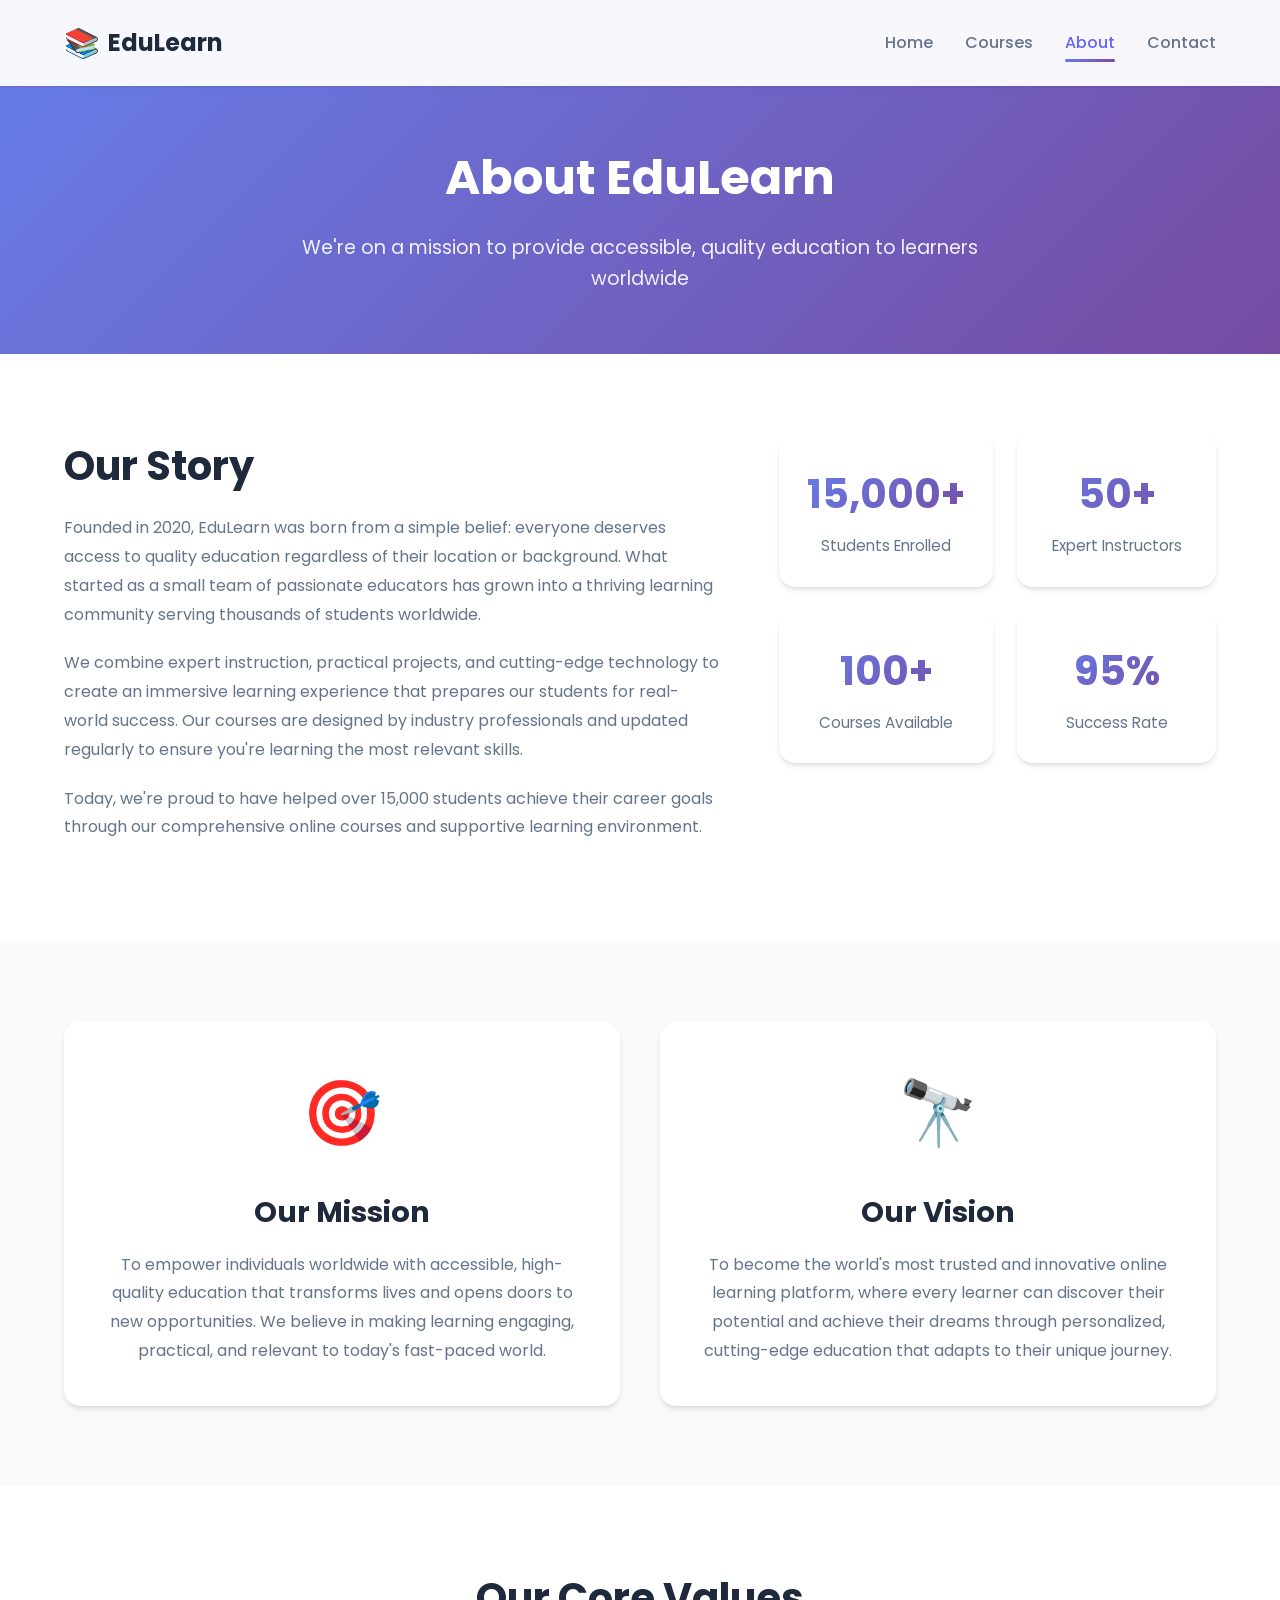
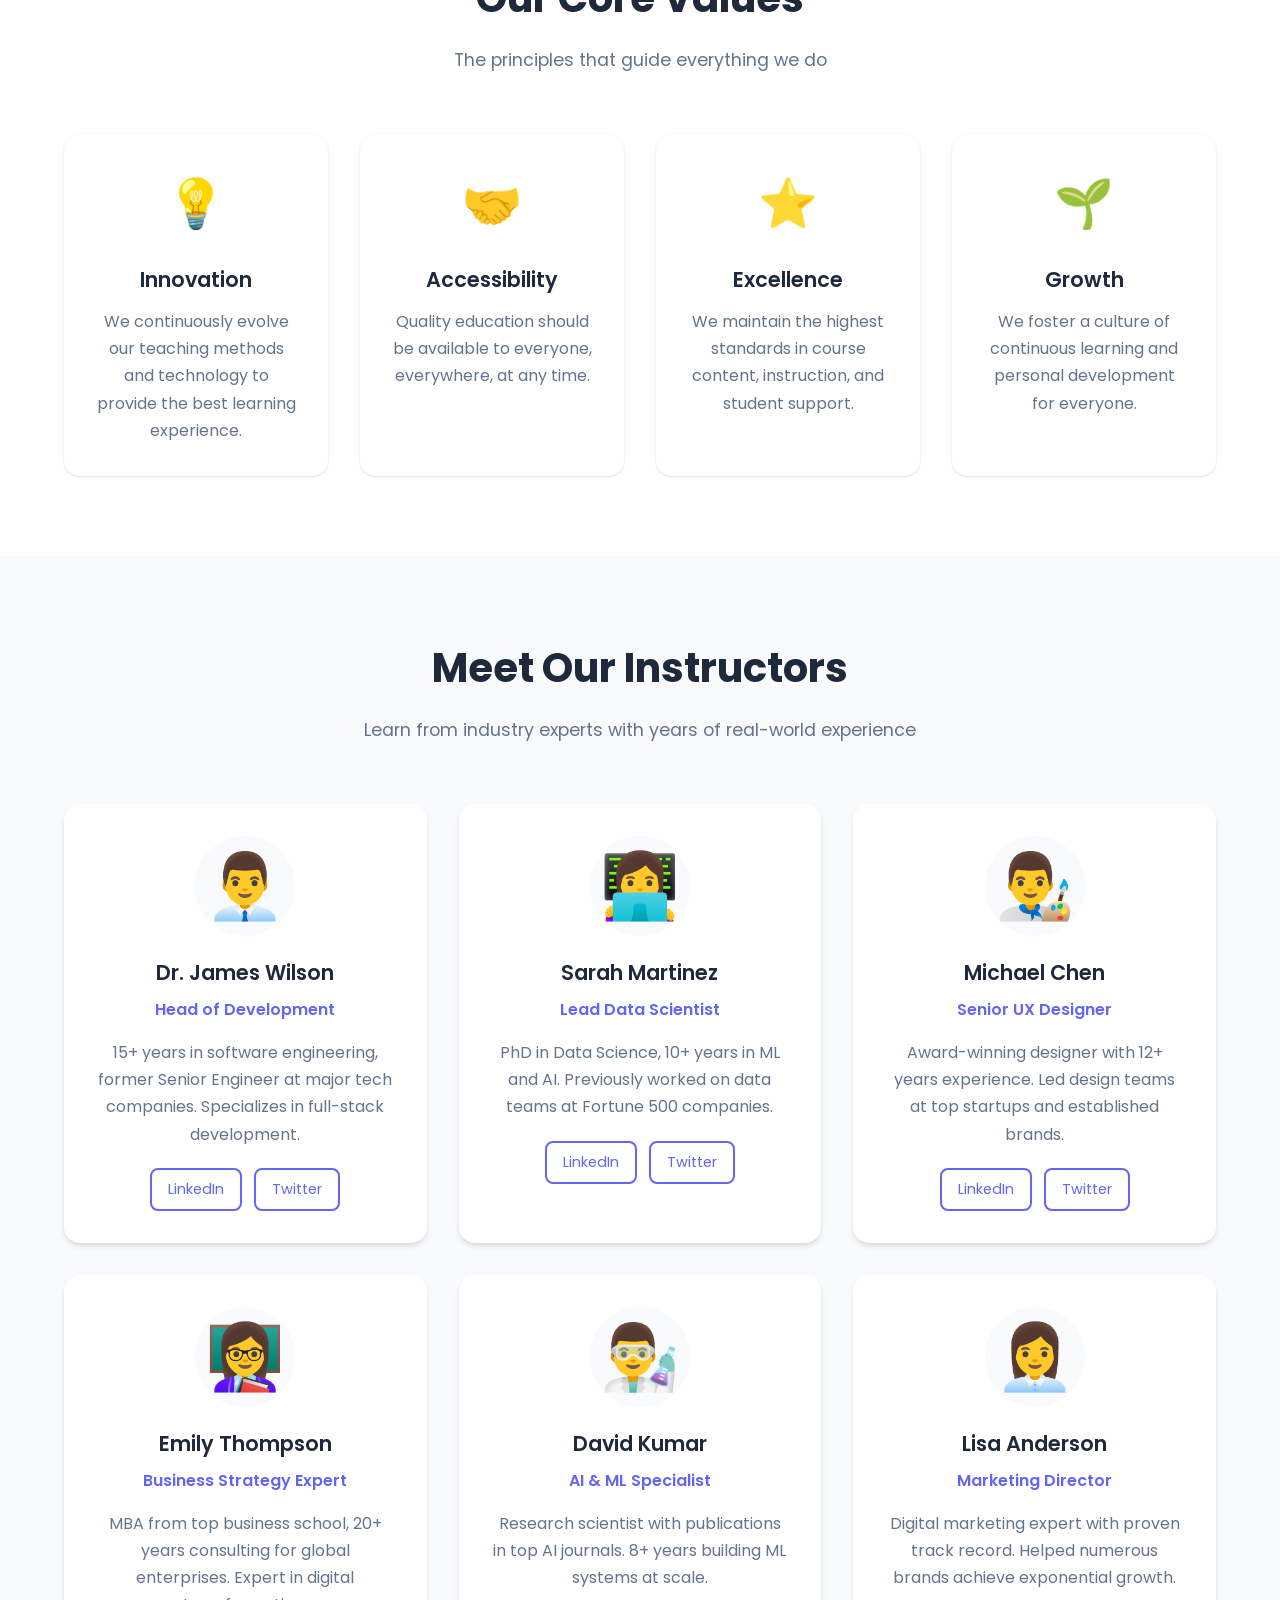
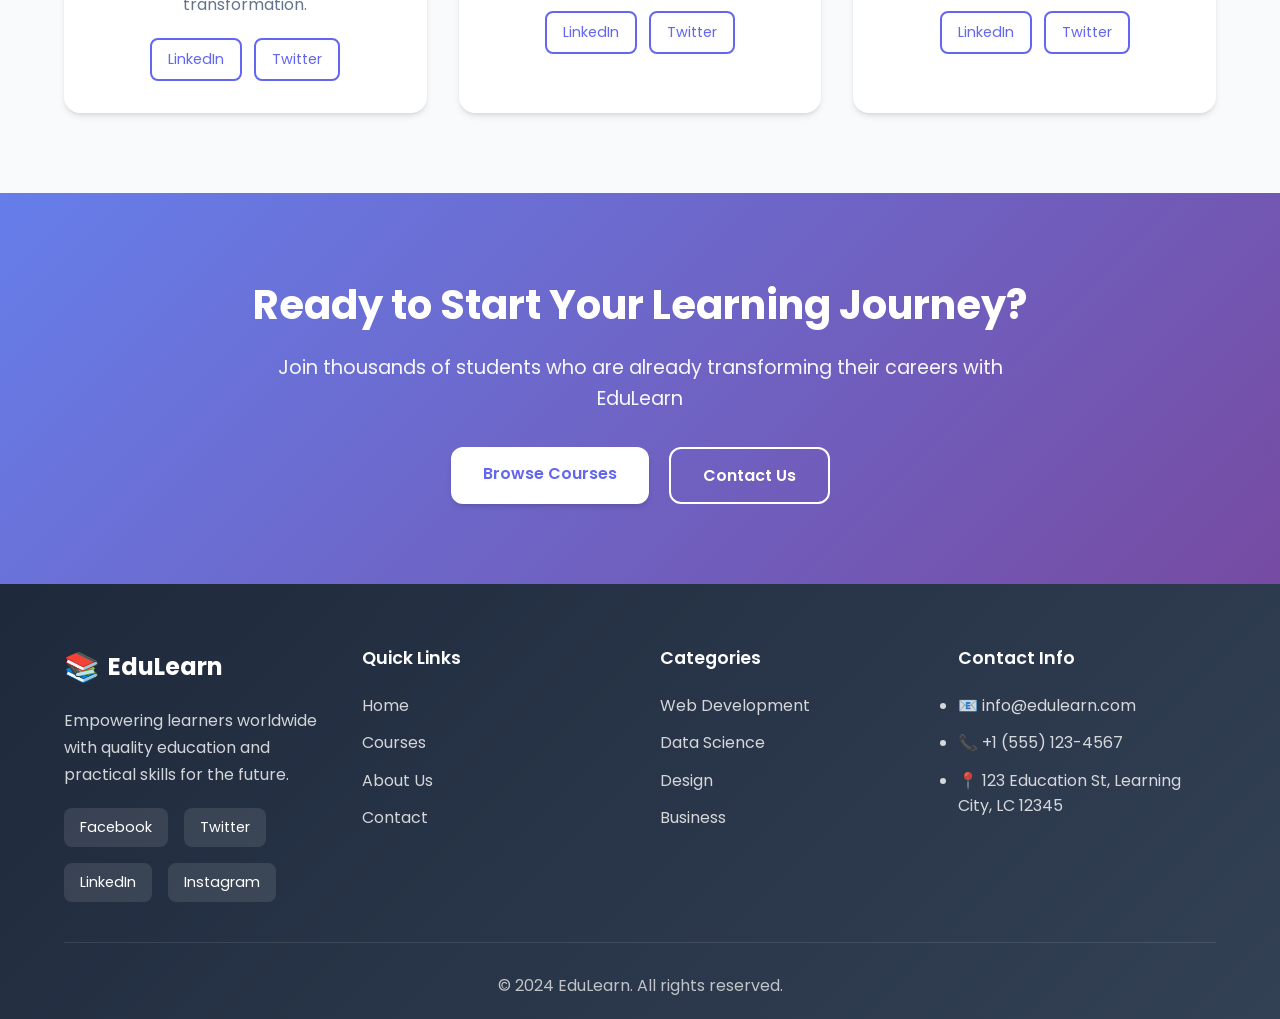
<file: about.html>
<!DOCTYPE html>
<html lang="en">
<head>
    <meta charset="UTF-8">
    <meta name="viewport" content="width=device-width, initial-scale=1.0">
    <title>About Us - EduLearn</title>
    <link rel="preconnect" href="https://fonts.googleapis.com">
    <link rel="preconnect" href="https://fonts.gstatic.com" crossorigin>
    <link href="https://fonts.googleapis.com/css2?family=Poppins:wght@300;400;500;600;700&display=swap" rel="stylesheet">
    <link rel="stylesheet" href="css/styles.css">
</head>
<body>
    <!-- Navigation -->
    <nav class="navbar" id="navbar">
        <div class="container nav-container">
            <a href="index.html" class="logo">
                <span class="logo-icon">📚</span>
                <span class="logo-text">EduLearn</span>
            </a>

            <ul class="nav-menu" id="navMenu">
                <li><a href="index.html" class="nav-link">Home</a></li>
                <li><a href="courses.html" class="nav-link">Courses</a></li>
                <li><a href="about.html" class="nav-link active">About</a></li>
                <li><a href="contact.html" class="nav-link">Contact</a></li>
            </ul>

            <div class="hamburger" id="hamburger">
                <span></span>
                <span></span>
                <span></span>
            </div>
        </div>
    </nav>

    <!-- Page Header -->
    <section class="page-header">
        <div class="container">
            <h1 class="page-title">About EduLearn</h1>
            <p class="page-subtitle">We're on a mission to provide accessible, quality education to learners worldwide</p>
        </div>
    </section>

    <!-- About Story Section -->
    <section class="about-story section">
        <div class="container">
            <div class="about-content">
                <div class="about-text">
                    <h2 class="section-title">Our Story</h2>
                    <p>Founded in 2020, EduLearn was born from a simple belief: everyone deserves access to quality education regardless of their location or background. What started as a small team of passionate educators has grown into a thriving learning community serving thousands of students worldwide.</p>
                    <p>We combine expert instruction, practical projects, and cutting-edge technology to create an immersive learning experience that prepares our students for real-world success. Our courses are designed by industry professionals and updated regularly to ensure you're learning the most relevant skills.</p>
                    <p>Today, we're proud to have helped over 15,000 students achieve their career goals through our comprehensive online courses and supportive learning environment.</p>
                </div>
                <div class="about-stats">
                    <div class="stat-card">
                        <div class="stat-number">15,000+</div>
                        <div class="stat-label">Students Enrolled</div>
                    </div>
                    <div class="stat-card">
                        <div class="stat-number">50+</div>
                        <div class="stat-label">Expert Instructors</div>
                    </div>
                    <div class="stat-card">
                        <div class="stat-number">100+</div>
                        <div class="stat-label">Courses Available</div>
                    </div>
                    <div class="stat-card">
                        <div class="stat-number">95%</div>
                        <div class="stat-label">Success Rate</div>
                    </div>
                </div>
            </div>
        </div>
    </section>

    <!-- Mission & Vision Section -->
    <section class="mission-vision section bg-light">
        <div class="container">
            <div class="mv-grid">
                <div class="mv-card">
                    <div class="mv-icon">🎯</div>
                    <h3 class="mv-title">Our Mission</h3>
                    <p class="mv-description">To empower individuals worldwide with accessible, high-quality education that transforms lives and opens doors to new opportunities. We believe in making learning engaging, practical, and relevant to today's fast-paced world.</p>
                </div>
                <div class="mv-card">
                    <div class="mv-icon">🔭</div>
                    <h3 class="mv-title">Our Vision</h3>
                    <p class="mv-description">To become the world's most trusted and innovative online learning platform, where every learner can discover their potential and achieve their dreams through personalized, cutting-edge education that adapts to their unique journey.</p>
                </div>
            </div>
        </div>
    </section>

    <!-- Values Section -->
    <section class="values-section section">
        <div class="container">
            <div class="section-header">
                <h2 class="section-title">Our Core Values</h2>
                <p class="section-subtitle">The principles that guide everything we do</p>
            </div>

            <div class="values-grid">
                <div class="value-card">
                    <div class="value-icon">💡</div>
                    <h3 class="value-title">Innovation</h3>
                    <p class="value-description">We continuously evolve our teaching methods and technology to provide the best learning experience.</p>
                </div>
                <div class="value-card">
                    <div class="value-icon">🤝</div>
                    <h3 class="value-title">Accessibility</h3>
                    <p class="value-description">Quality education should be available to everyone, everywhere, at any time.</p>
                </div>
                <div class="value-card">
                    <div class="value-icon">⭐</div>
                    <h3 class="value-title">Excellence</h3>
                    <p class="value-description">We maintain the highest standards in course content, instruction, and student support.</p>
                </div>
                <div class="value-card">
                    <div class="value-icon">🌱</div>
                    <h3 class="value-title">Growth</h3>
                    <p class="value-description">We foster a culture of continuous learning and personal development for everyone.</p>
                </div>
            </div>
        </div>
    </section>

    <!-- Team Section -->
    <section class="team-section section bg-light">
        <div class="container">
            <div class="section-header">
                <h2 class="section-title">Meet Our Instructors</h2>
                <p class="section-subtitle">Learn from industry experts with years of real-world experience</p>
            </div>

            <div class="team-grid">
                <div class="team-card">
                    <div class="team-avatar">👨‍💼</div>
                    <h3 class="team-name">Dr. James Wilson</h3>
                    <p class="team-role">Head of Development</p>
                    <p class="team-bio">15+ years in software engineering, former Senior Engineer at major tech companies. Specializes in full-stack development.</p>
                    <div class="team-social">
                        <a href="#" class="team-link">LinkedIn</a>
                        <a href="#" class="team-link">Twitter</a>
                    </div>
                </div>

                <div class="team-card">
                    <div class="team-avatar">👩‍💻</div>
                    <h3 class="team-name">Sarah Martinez</h3>
                    <p class="team-role">Lead Data Scientist</p>
                    <p class="team-bio">PhD in Data Science, 10+ years in ML and AI. Previously worked on data teams at Fortune 500 companies.</p>
                    <div class="team-social">
                        <a href="#" class="team-link">LinkedIn</a>
                        <a href="#" class="team-link">Twitter</a>
                    </div>
                </div>

                <div class="team-card">
                    <div class="team-avatar">👨‍🎨</div>
                    <h3 class="team-name">Michael Chen</h3>
                    <p class="team-role">Senior UX Designer</p>
                    <p class="team-bio">Award-winning designer with 12+ years experience. Led design teams at top startups and established brands.</p>
                    <div class="team-social">
                        <a href="#" class="team-link">LinkedIn</a>
                        <a href="#" class="team-link">Twitter</a>
                    </div>
                </div>

                <div class="team-card">
                    <div class="team-avatar">👩‍🏫</div>
                    <h3 class="team-name">Emily Thompson</h3>
                    <p class="team-role">Business Strategy Expert</p>
                    <p class="team-bio">MBA from top business school, 20+ years consulting for global enterprises. Expert in digital transformation.</p>
                    <div class="team-social">
                        <a href="#" class="team-link">LinkedIn</a>
                        <a href="#" class="team-link">Twitter</a>
                    </div>
                </div>

                <div class="team-card">
                    <div class="team-avatar">👨‍🔬</div>
                    <h3 class="team-name">David Kumar</h3>
                    <p class="team-role">AI & ML Specialist</p>
                    <p class="team-bio">Research scientist with publications in top AI journals. 8+ years building ML systems at scale.</p>
                    <div class="team-social">
                        <a href="#" class="team-link">LinkedIn</a>
                        <a href="#" class="team-link">Twitter</a>
                    </div>
                </div>

                <div class="team-card">
                    <div class="team-avatar">👩‍💼</div>
                    <h3 class="team-name">Lisa Anderson</h3>
                    <p class="team-role">Marketing Director</p>
                    <p class="team-bio">Digital marketing expert with proven track record. Helped numerous brands achieve exponential growth.</p>
                    <div class="team-social">
                        <a href="#" class="team-link">LinkedIn</a>
                        <a href="#" class="team-link">Twitter</a>
                    </div>
                </div>
            </div>
        </div>
    </section>

    <!-- CTA Section -->
    <section class="cta-section section">
        <div class="container">
            <div class="cta-content">
                <h2 class="cta-title">Ready to Start Your Learning Journey?</h2>
                <p class="cta-description">Join thousands of students who are already transforming their careers with EduLearn</p>
                <div class="cta-buttons">
                    <a href="courses.html" class="btn btn-primary">Browse Courses</a>
                    <a href="contact.html" class="btn btn-secondary">Contact Us</a>
                </div>
            </div>
        </div>
    </section>

    <!-- Footer -->
    <footer class="footer">
        <div class="container footer-container">
            <div class="footer-content">
                <div class="footer-section">
                    <h3 class="footer-logo">
                        <span class="logo-icon">📚</span>
                        <span>EduLearn</span>
                    </h3>
                    <p class="footer-description">Empowering learners worldwide with quality education and practical skills for the future.</p>
                    <div class="social-links">
                        <a href="#" class="social-link">Facebook</a>
                        <a href="#" class="social-link">Twitter</a>
                        <a href="#" class="social-link">LinkedIn</a>
                        <a href="#" class="social-link">Instagram</a>
                    </div>
                </div>

                <div class="footer-section">
                    <h4 class="footer-title">Quick Links</h4>
                    <ul class="footer-links">
                        <li><a href="index.html">Home</a></li>
                        <li><a href="courses.html">Courses</a></li>
                        <li><a href="about.html">About Us</a></li>
                        <li><a href="contact.html">Contact</a></li>
                    </ul>
                </div>

                <div class="footer-section">
                    <h4 class="footer-title">Categories</h4>
                    <ul class="footer-links">
                        <li><a href="courses.html">Web Development</a></li>
                        <li><a href="courses.html">Data Science</a></li>
                        <li><a href="courses.html">Design</a></li>
                        <li><a href="courses.html">Business</a></li>
                    </ul>
                </div>

                <div class="footer-section">
                    <h4 class="footer-title">Contact Info</h4>
                    <ul class="footer-contact">
                        <li>📧 info@edulearn.com</li>
                        <li>📞 +1 (555) 123-4567</li>
                        <li>📍 123 Education St, Learning City, LC 12345</li>
                    </ul>
                </div>
            </div>

            <div class="footer-bottom">
                <p>&copy; 2024 EduLearn. All rights reserved.</p>
            </div>
        </div>
    </footer>

    <script type="module" src="js/main.js"></script>
</body>
</html>
</file>
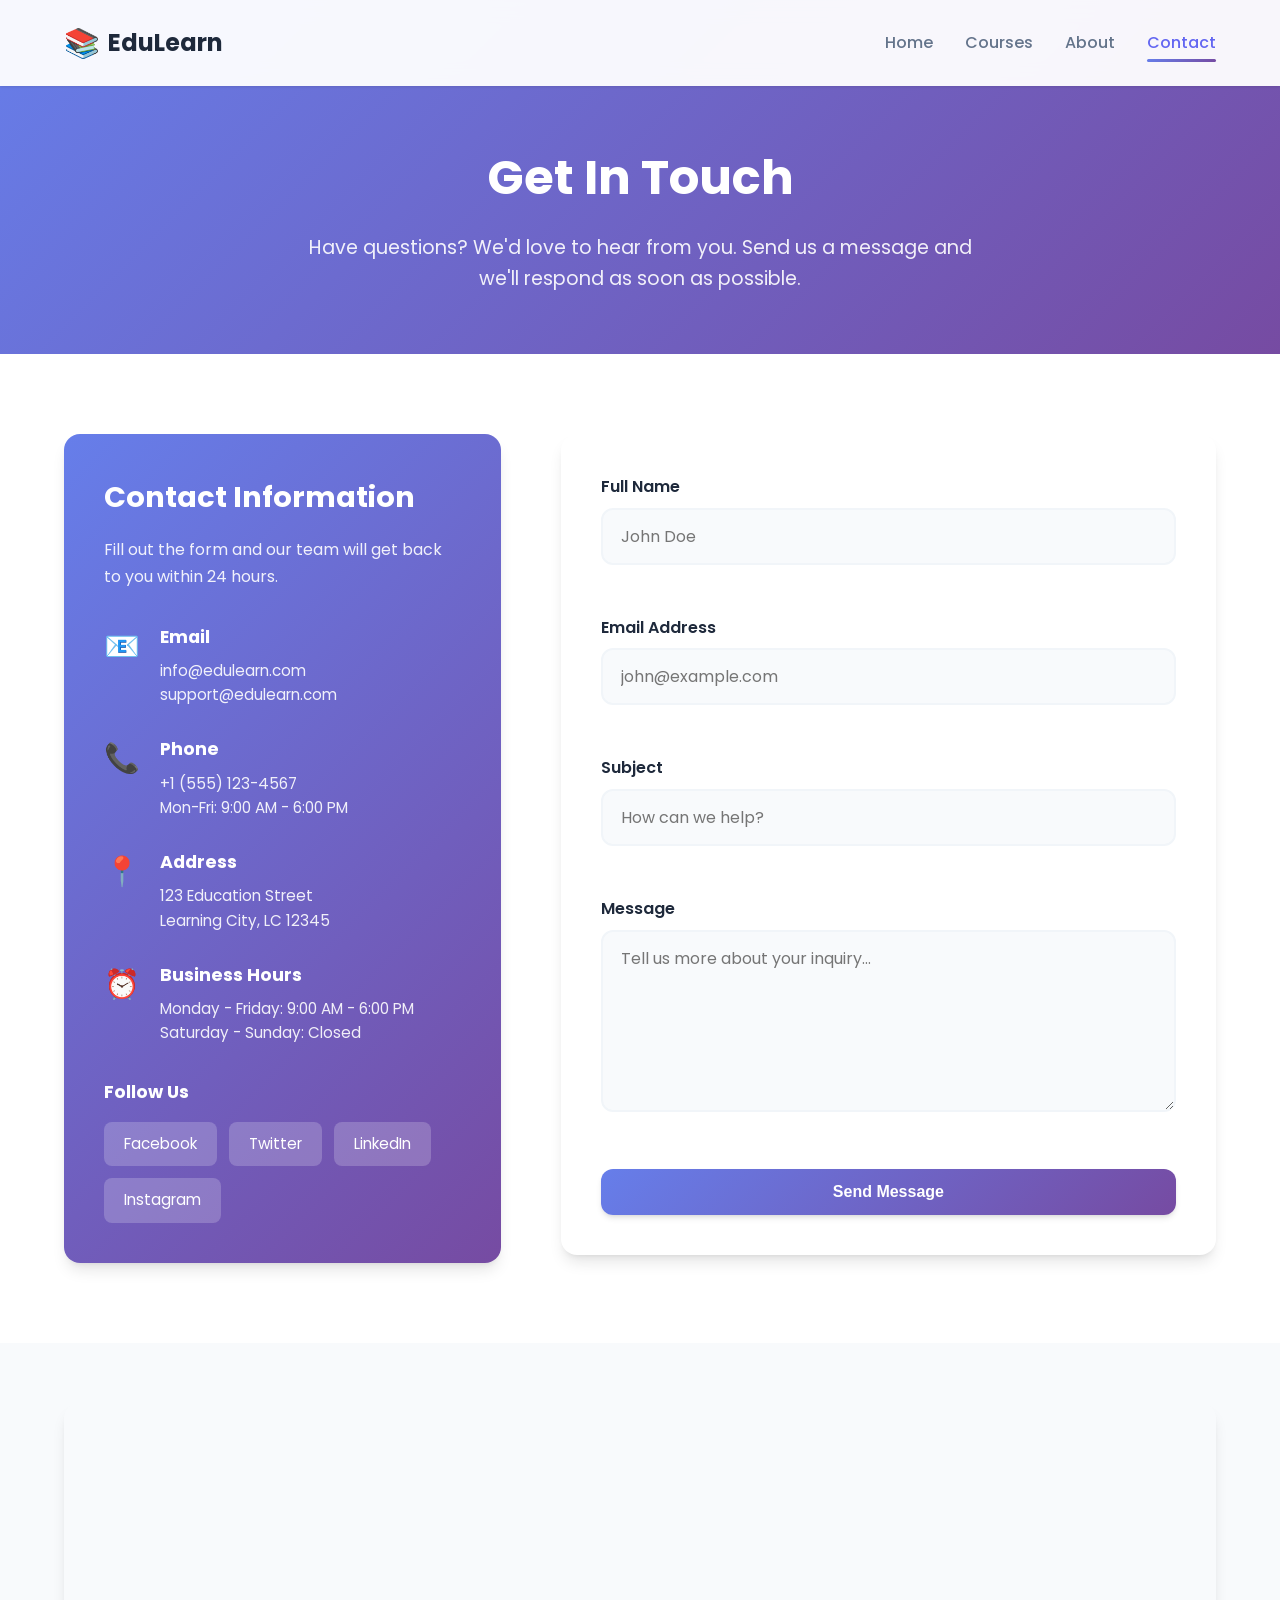
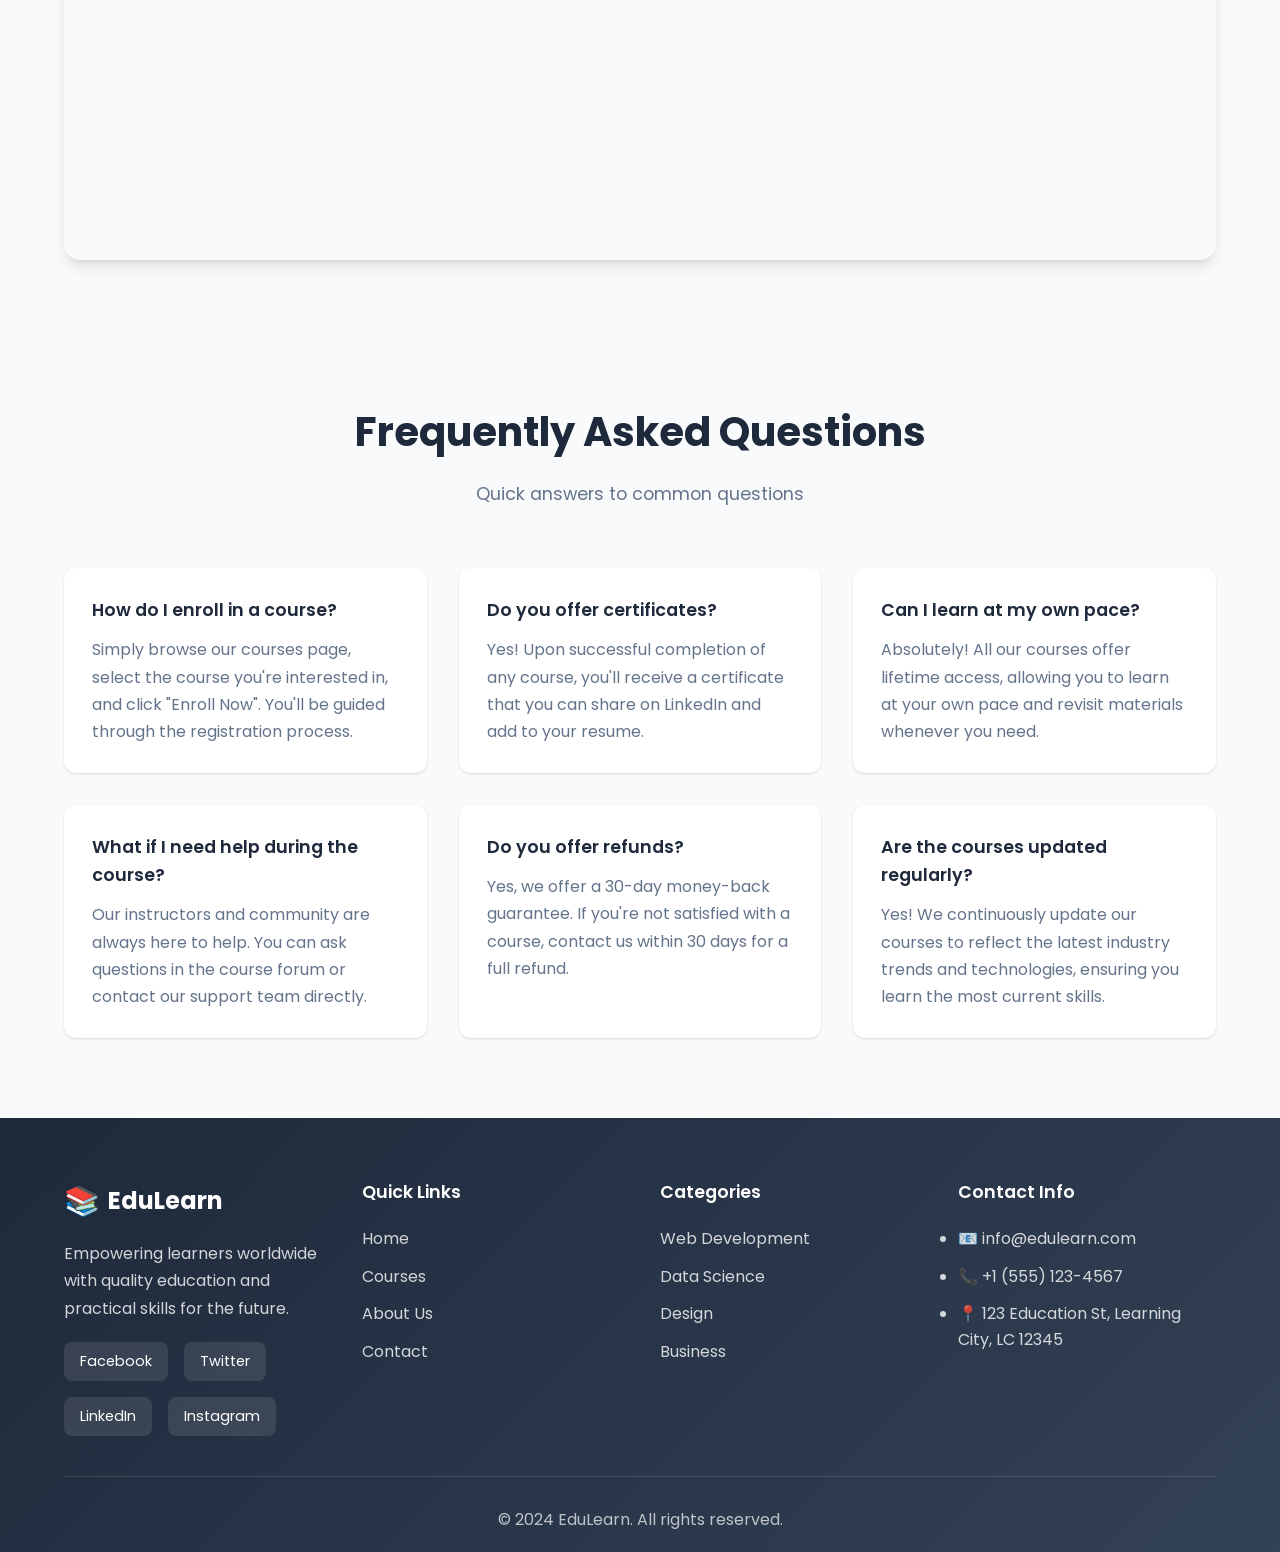
<file: contact.html>
<!DOCTYPE html>
<html lang="en">
<head>
    <meta charset="UTF-8">
    <meta name="viewport" content="width=device-width, initial-scale=1.0">
    <title>Contact Us - EduLearn</title>
    <link rel="preconnect" href="https://fonts.googleapis.com">
    <link rel="preconnect" href="https://fonts.gstatic.com" crossorigin>
    <link href="https://fonts.googleapis.com/css2?family=Poppins:wght@300;400;500;600;700&display=swap" rel="stylesheet">
    <link rel="stylesheet" href="css/styles.css">
</head>
<body>
    <!-- Navigation -->
    <nav class="navbar" id="navbar">
        <div class="container nav-container">
            <a href="index.html" class="logo">
                <span class="logo-icon">📚</span>
                <span class="logo-text">EduLearn</span>
            </a>

            <ul class="nav-menu" id="navMenu">
                <li><a href="index.html" class="nav-link">Home</a></li>
                <li><a href="courses.html" class="nav-link">Courses</a></li>
                <li><a href="about.html" class="nav-link">About</a></li>
                <li><a href="contact.html" class="nav-link active">Contact</a></li>
            </ul>

            <div class="hamburger" id="hamburger">
                <span></span>
                <span></span>
                <span></span>
            </div>
        </div>
    </nav>

    <!-- Page Header -->
    <section class="page-header">
        <div class="container">
            <h1 class="page-title">Get In Touch</h1>
            <p class="page-subtitle">Have questions? We'd love to hear from you. Send us a message and we'll respond as soon as possible.</p>
        </div>
    </section>

    <!-- Contact Section -->
    <section class="contact-section section">
        <div class="container">
            <div class="contact-grid">
                <!-- Contact Information -->
                <div class="contact-info">
                    <h2 class="contact-info-title">Contact Information</h2>
                    <p class="contact-info-text">Fill out the form and our team will get back to you within 24 hours.</p>

                    <div class="contact-details">
                        <div class="contact-item">
                            <div class="contact-icon">📧</div>
                            <div class="contact-text">
                                <h4>Email</h4>
                                <p>info@edulearn.com</p>
                                <p>support@edulearn.com</p>
                            </div>
                        </div>

                        <div class="contact-item">
                            <div class="contact-icon">📞</div>
                            <div class="contact-text">
                                <h4>Phone</h4>
                                <p>+1 (555) 123-4567</p>
                                <p>Mon-Fri: 9:00 AM - 6:00 PM</p>
                            </div>
                        </div>

                        <div class="contact-item">
                            <div class="contact-icon">📍</div>
                            <div class="contact-text">
                                <h4>Address</h4>
                                <p>123 Education Street</p>
                                <p>Learning City, LC 12345</p>
                            </div>
                        </div>

                        <div class="contact-item">
                            <div class="contact-icon">⏰</div>
                            <div class="contact-text">
                                <h4>Business Hours</h4>
                                <p>Monday - Friday: 9:00 AM - 6:00 PM</p>
                                <p>Saturday - Sunday: Closed</p>
                            </div>
                        </div>
                    </div>

                    <div class="contact-social">
                        <h4>Follow Us</h4>
                        <div class="social-links-large">
                            <a href="#" class="social-btn">Facebook</a>
                            <a href="#" class="social-btn">Twitter</a>
                            <a href="#" class="social-btn">LinkedIn</a>
                            <a href="#" class="social-btn">Instagram</a>
                        </div>
                    </div>
                </div>

                <!-- Contact Form -->
                <div class="contact-form-container">
                    <form class="contact-form" id="contactForm">
                        <div class="form-group">
                            <label for="name" class="form-label">Full Name</label>
                            <input type="text" id="name" name="name" class="form-input" placeholder="John Doe" required>
                            <span class="error-message" id="nameError"></span>
                        </div>

                        <div class="form-group">
                            <label for="email" class="form-label">Email Address</label>
                            <input type="email" id="email" name="email" class="form-input" placeholder="john@example.com" required>
                            <span class="error-message" id="emailError"></span>
                        </div>

                        <div class="form-group">
                            <label for="subject" class="form-label">Subject</label>
                            <input type="text" id="subject" name="subject" class="form-input" placeholder="How can we help?" required>
                            <span class="error-message" id="subjectError"></span>
                        </div>

                        <div class="form-group">
                            <label for="message" class="form-label">Message</label>
                            <textarea id="message" name="message" class="form-textarea" rows="6" placeholder="Tell us more about your inquiry..." required></textarea>
                            <span class="error-message" id="messageError"></span>
                        </div>

                        <button type="submit" class="btn btn-primary btn-full">Send Message</button>

                        <div class="form-success" id="formSuccess">
                            <span class="success-icon">✓</span>
                            <p>Thank you! Your message has been sent successfully. We'll get back to you soon.</p>
                        </div>
                    </form>
                </div>
            </div>
        </div>
    </section>

    <!-- Map Section -->
    <section class="map-section">
        <div class="container">
            <div class="map-container">
                <iframe
                    src="https://www.google.com/maps/embed?pb=!1m18!1m12!1m3!1d3022.2412648750455!2d-73.98784668459395!3d40.74844097932847!2m3!1f0!2f0!3f0!3m2!1i1024!2i768!4f13.1!3m3!1m2!1s0x89c259a9b3117469%3A0xd134e199a405a163!2sEmpire%20State%20Building!5e0!3m2!1sen!2sus!4v1621436585149!5m2!1sen!2sus"
                    width="100%"
                    height="450"
                    style="border:0; border-radius: 12px;"
                    allowfullscreen=""
                    loading="lazy">
                </iframe>
            </div>
        </div>
    </section>

    <!-- FAQ Section -->
    <section class="faq-section section bg-light">
        <div class="container">
            <div class="section-header">
                <h2 class="section-title">Frequently Asked Questions</h2>
                <p class="section-subtitle">Quick answers to common questions</p>
            </div>

            <div class="faq-grid">
                <div class="faq-item">
                    <h3 class="faq-question">How do I enroll in a course?</h3>
                    <p class="faq-answer">Simply browse our courses page, select the course you're interested in, and click "Enroll Now". You'll be guided through the registration process.</p>
                </div>

                <div class="faq-item">
                    <h3 class="faq-question">Do you offer certificates?</h3>
                    <p class="faq-answer">Yes! Upon successful completion of any course, you'll receive a certificate that you can share on LinkedIn and add to your resume.</p>
                </div>

                <div class="faq-item">
                    <h3 class="faq-question">Can I learn at my own pace?</h3>
                    <p class="faq-answer">Absolutely! All our courses offer lifetime access, allowing you to learn at your own pace and revisit materials whenever you need.</p>
                </div>

                <div class="faq-item">
                    <h3 class="faq-question">What if I need help during the course?</h3>
                    <p class="faq-answer">Our instructors and community are always here to help. You can ask questions in the course forum or contact our support team directly.</p>
                </div>

                <div class="faq-item">
                    <h3 class="faq-question">Do you offer refunds?</h3>
                    <p class="faq-answer">Yes, we offer a 30-day money-back guarantee. If you're not satisfied with a course, contact us within 30 days for a full refund.</p>
                </div>

                <div class="faq-item">
                    <h3 class="faq-question">Are the courses updated regularly?</h3>
                    <p class="faq-answer">Yes! We continuously update our courses to reflect the latest industry trends and technologies, ensuring you learn the most current skills.</p>
                </div>
            </div>
        </div>
    </section>

    <!-- Footer -->
    <footer class="footer">
        <div class="container footer-container">
            <div class="footer-content">
                <div class="footer-section">
                    <h3 class="footer-logo">
                        <span class="logo-icon">📚</span>
                        <span>EduLearn</span>
                    </h3>
                    <p class="footer-description">Empowering learners worldwide with quality education and practical skills for the future.</p>
                    <div class="social-links">
                        <a href="#" class="social-link">Facebook</a>
                        <a href="#" class="social-link">Twitter</a>
                        <a href="#" class="social-link">LinkedIn</a>
                        <a href="#" class="social-link">Instagram</a>
                    </div>
                </div>

                <div class="footer-section">
                    <h4 class="footer-title">Quick Links</h4>
                    <ul class="footer-links">
                        <li><a href="index.html">Home</a></li>
                        <li><a href="courses.html">Courses</a></li>
                        <li><a href="about.html">About Us</a></li>
                        <li><a href="contact.html">Contact</a></li>
                    </ul>
                </div>

                <div class="footer-section">
                    <h4 class="footer-title">Categories</h4>
                    <ul class="footer-links">
                        <li><a href="courses.html">Web Development</a></li>
                        <li><a href="courses.html">Data Science</a></li>
                        <li><a href="courses.html">Design</a></li>
                        <li><a href="courses.html">Business</a></li>
                    </ul>
                </div>

                <div class="footer-section">
                    <h4 class="footer-title">Contact Info</h4>
                    <ul class="footer-contact">
                        <li>📧 info@edulearn.com</li>
                        <li>📞 +1 (555) 123-4567</li>
                        <li>📍 123 Education St, Learning City, LC 12345</li>
                    </ul>
                </div>
            </div>

            <div class="footer-bottom">
                <p>&copy; 2024 EduLearn. All rights reserved.</p>
            </div>
        </div>
    </footer>

    <script type="module" src="js/main.js"></script>
</body>
</html>
</file>
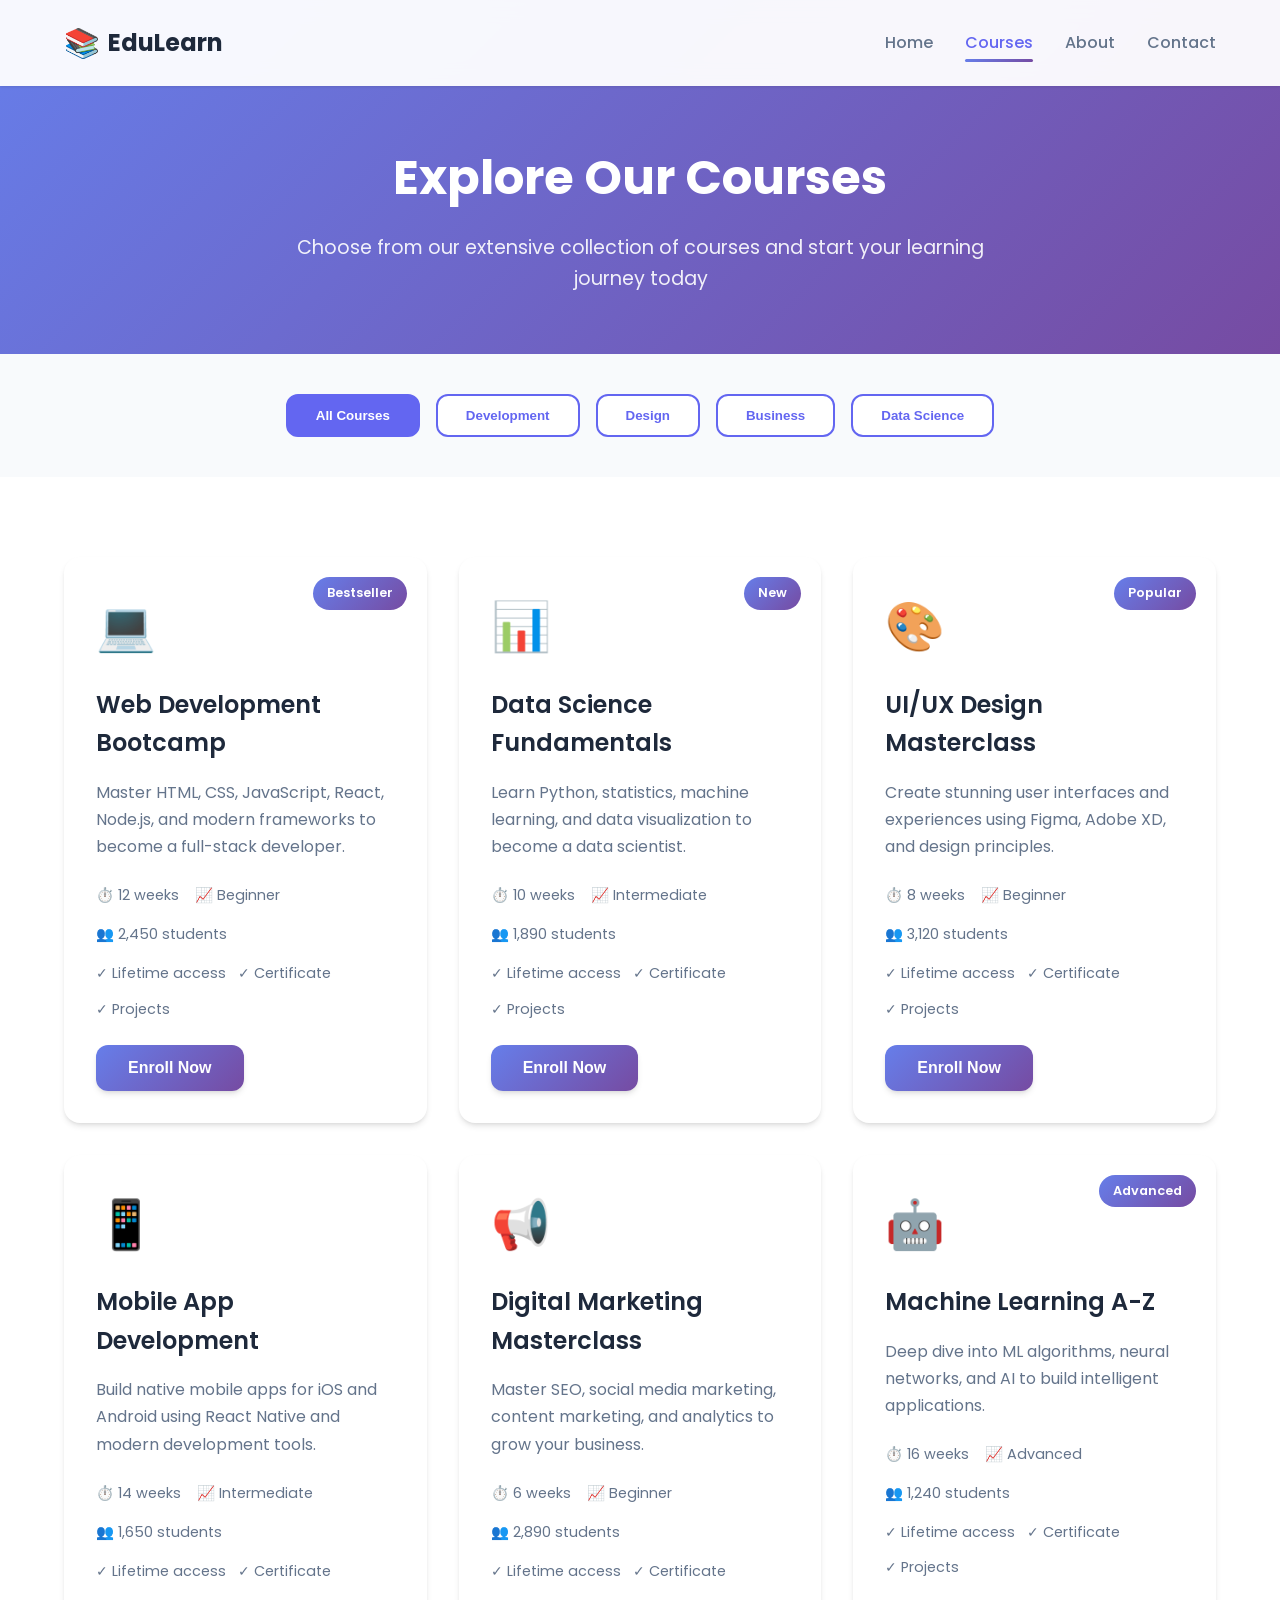
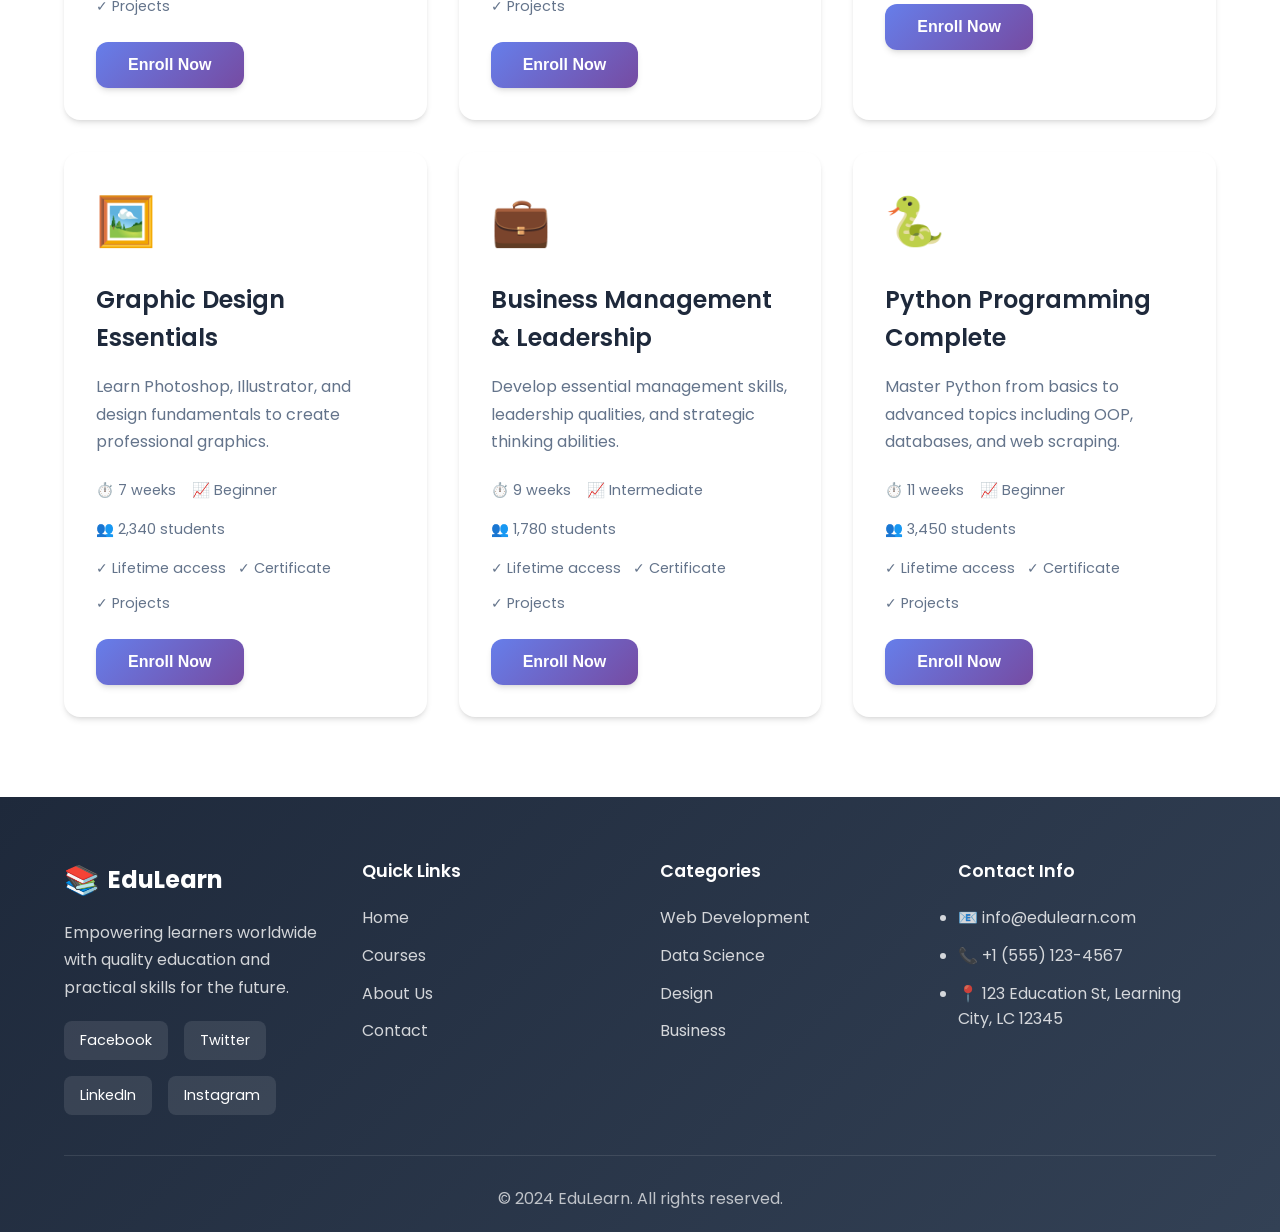
<file: courses.html>
<!DOCTYPE html>
<html lang="en">
<head>
    <meta charset="UTF-8">
    <meta name="viewport" content="width=device-width, initial-scale=1.0">
    <title>Courses - EduLearn</title>
    <link rel="preconnect" href="https://fonts.googleapis.com">
    <link rel="preconnect" href="https://fonts.gstatic.com" crossorigin>
    <link href="https://fonts.googleapis.com/css2?family=Poppins:wght@300;400;500;600;700&display=swap" rel="stylesheet">
    <link rel="stylesheet" href="css/styles.css">
</head>
<body>
    <!-- Navigation -->
    <nav class="navbar" id="navbar">
        <div class="container nav-container">
            <a href="index.html" class="logo">
                <span class="logo-icon">📚</span>
                <span class="logo-text">EduLearn</span>
            </a>

            <ul class="nav-menu" id="navMenu">
                <li><a href="index.html" class="nav-link">Home</a></li>
                <li><a href="courses.html" class="nav-link active">Courses</a></li>
                <li><a href="about.html" class="nav-link">About</a></li>
                <li><a href="contact.html" class="nav-link">Contact</a></li>
            </ul>

            <div class="hamburger" id="hamburger">
                <span></span>
                <span></span>
                <span></span>
            </div>
        </div>
    </nav>

    <!-- Page Header -->
    <section class="page-header">
        <div class="container">
            <h1 class="page-title">Explore Our Courses</h1>
            <p class="page-subtitle">Choose from our extensive collection of courses and start your learning journey today</p>
        </div>
    </section>

    <!-- Filters Section -->
    <section class="filters-section">
        <div class="container">
            <div class="filters">
                <button class="filter-btn active" data-category="all">All Courses</button>
                <button class="filter-btn" data-category="development">Development</button>
                <button class="filter-btn" data-category="design">Design</button>
                <button class="filter-btn" data-category="business">Business</button>
                <button class="filter-btn" data-category="data-science">Data Science</button>
            </div>
        </div>
    </section>

    <!-- Courses Grid -->
    <section class="courses-section section">
        <div class="container">
            <div class="courses-grid-full" id="coursesGrid">
                <!-- Web Development -->
                <div class="course-card-full" data-category="development">
                    <div class="course-badge">Bestseller</div>
                    <div class="course-icon">💻</div>
                    <h3 class="course-title">Web Development Bootcamp</h3>
                    <p class="course-description">Master HTML, CSS, JavaScript, React, Node.js, and modern frameworks to become a full-stack developer.</p>
                    <div class="course-details">
                        <span class="detail-item">⏱️ 12 weeks</span>
                        <span class="detail-item">📈 Beginner</span>
                        <span class="detail-item">👥 2,450 students</span>
                    </div>
                    <div class="course-features">
                        <span>✓ Lifetime access</span>
                        <span>✓ Certificate</span>
                        <span>✓ Projects</span>
                    </div>
                    <button class="btn btn-primary">Enroll Now</button>
                </div>

                <!-- Data Science -->
                <div class="course-card-full" data-category="data-science">
                    <div class="course-badge">New</div>
                    <div class="course-icon">📊</div>
                    <h3 class="course-title">Data Science Fundamentals</h3>
                    <p class="course-description">Learn Python, statistics, machine learning, and data visualization to become a data scientist.</p>
                    <div class="course-details">
                        <span class="detail-item">⏱️ 10 weeks</span>
                        <span class="detail-item">📈 Intermediate</span>
                        <span class="detail-item">👥 1,890 students</span>
                    </div>
                    <div class="course-features">
                        <span>✓ Lifetime access</span>
                        <span>✓ Certificate</span>
                        <span>✓ Projects</span>
                    </div>
                    <button class="btn btn-primary">Enroll Now</button>
                </div>

                <!-- UI/UX Design -->
                <div class="course-card-full" data-category="design">
                    <div class="course-badge">Popular</div>
                    <div class="course-icon">🎨</div>
                    <h3 class="course-title">UI/UX Design Masterclass</h3>
                    <p class="course-description">Create stunning user interfaces and experiences using Figma, Adobe XD, and design principles.</p>
                    <div class="course-details">
                        <span class="detail-item">⏱️ 8 weeks</span>
                        <span class="detail-item">📈 Beginner</span>
                        <span class="detail-item">👥 3,120 students</span>
                    </div>
                    <div class="course-features">
                        <span>✓ Lifetime access</span>
                        <span>✓ Certificate</span>
                        <span>✓ Projects</span>
                    </div>
                    <button class="btn btn-primary">Enroll Now</button>
                </div>

                <!-- Mobile App Development -->
                <div class="course-card-full" data-category="development">
                    <div class="course-icon">📱</div>
                    <h3 class="course-title">Mobile App Development</h3>
                    <p class="course-description">Build native mobile apps for iOS and Android using React Native and modern development tools.</p>
                    <div class="course-details">
                        <span class="detail-item">⏱️ 14 weeks</span>
                        <span class="detail-item">📈 Intermediate</span>
                        <span class="detail-item">👥 1,650 students</span>
                    </div>
                    <div class="course-features">
                        <span>✓ Lifetime access</span>
                        <span>✓ Certificate</span>
                        <span>✓ Projects</span>
                    </div>
                    <button class="btn btn-primary">Enroll Now</button>
                </div>

                <!-- Digital Marketing -->
                <div class="course-card-full" data-category="business">
                    <div class="course-icon">📢</div>
                    <h3 class="course-title">Digital Marketing Masterclass</h3>
                    <p class="course-description">Master SEO, social media marketing, content marketing, and analytics to grow your business.</p>
                    <div class="course-details">
                        <span class="detail-item">⏱️ 6 weeks</span>
                        <span class="detail-item">📈 Beginner</span>
                        <span class="detail-item">👥 2,890 students</span>
                    </div>
                    <div class="course-features">
                        <span>✓ Lifetime access</span>
                        <span>✓ Certificate</span>
                        <span>✓ Projects</span>
                    </div>
                    <button class="btn btn-primary">Enroll Now</button>
                </div>

                <!-- Machine Learning -->
                <div class="course-card-full" data-category="data-science">
                    <div class="course-badge">Advanced</div>
                    <div class="course-icon">🤖</div>
                    <h3 class="course-title">Machine Learning A-Z</h3>
                    <p class="course-description">Deep dive into ML algorithms, neural networks, and AI to build intelligent applications.</p>
                    <div class="course-details">
                        <span class="detail-item">⏱️ 16 weeks</span>
                        <span class="detail-item">📈 Advanced</span>
                        <span class="detail-item">👥 1,240 students</span>
                    </div>
                    <div class="course-features">
                        <span>✓ Lifetime access</span>
                        <span>✓ Certificate</span>
                        <span>✓ Projects</span>
                    </div>
                    <button class="btn btn-primary">Enroll Now</button>
                </div>

                <!-- Graphic Design -->
                <div class="course-card-full" data-category="design">
                    <div class="course-icon">🖼️</div>
                    <h3 class="course-title">Graphic Design Essentials</h3>
                    <p class="course-description">Learn Photoshop, Illustrator, and design fundamentals to create professional graphics.</p>
                    <div class="course-details">
                        <span class="detail-item">⏱️ 7 weeks</span>
                        <span class="detail-item">📈 Beginner</span>
                        <span class="detail-item">👥 2,340 students</span>
                    </div>
                    <div class="course-features">
                        <span>✓ Lifetime access</span>
                        <span>✓ Certificate</span>
                        <span>✓ Projects</span>
                    </div>
                    <button class="btn btn-primary">Enroll Now</button>
                </div>

                <!-- Business Management -->
                <div class="course-card-full" data-category="business">
                    <div class="course-icon">💼</div>
                    <h3 class="course-title">Business Management & Leadership</h3>
                    <p class="course-description">Develop essential management skills, leadership qualities, and strategic thinking abilities.</p>
                    <div class="course-details">
                        <span class="detail-item">⏱️ 9 weeks</span>
                        <span class="detail-item">📈 Intermediate</span>
                        <span class="detail-item">👥 1,780 students</span>
                    </div>
                    <div class="course-features">
                        <span>✓ Lifetime access</span>
                        <span>✓ Certificate</span>
                        <span>✓ Projects</span>
                    </div>
                    <button class="btn btn-primary">Enroll Now</button>
                </div>

                <!-- Python Programming -->
                <div class="course-card-full" data-category="development">
                    <div class="course-icon">🐍</div>
                    <h3 class="course-title">Python Programming Complete</h3>
                    <p class="course-description">Master Python from basics to advanced topics including OOP, databases, and web scraping.</p>
                    <div class="course-details">
                        <span class="detail-item">⏱️ 11 weeks</span>
                        <span class="detail-item">📈 Beginner</span>
                        <span class="detail-item">👥 3,450 students</span>
                    </div>
                    <div class="course-features">
                        <span>✓ Lifetime access</span>
                        <span>✓ Certificate</span>
                        <span>✓ Projects</span>
                    </div>
                    <button class="btn btn-primary">Enroll Now</button>
                </div>
            </div>
        </div>
    </section>

    <!-- Footer -->
    <footer class="footer">
        <div class="container footer-container">
            <div class="footer-content">
                <div class="footer-section">
                    <h3 class="footer-logo">
                        <span class="logo-icon">📚</span>
                        <span>EduLearn</span>
                    </h3>
                    <p class="footer-description">Empowering learners worldwide with quality education and practical skills for the future.</p>
                    <div class="social-links">
                        <a href="#" class="social-link">Facebook</a>
                        <a href="#" class="social-link">Twitter</a>
                        <a href="#" class="social-link">LinkedIn</a>
                        <a href="#" class="social-link">Instagram</a>
                    </div>
                </div>

                <div class="footer-section">
                    <h4 class="footer-title">Quick Links</h4>
                    <ul class="footer-links">
                        <li><a href="index.html">Home</a></li>
                        <li><a href="courses.html">Courses</a></li>
                        <li><a href="about.html">About Us</a></li>
                        <li><a href="contact.html">Contact</a></li>
                    </ul>
                </div>

                <div class="footer-section">
                    <h4 class="footer-title">Categories</h4>
                    <ul class="footer-links">
                        <li><a href="courses.html">Web Development</a></li>
                        <li><a href="courses.html">Data Science</a></li>
                        <li><a href="courses.html">Design</a></li>
                        <li><a href="courses.html">Business</a></li>
                    </ul>
                </div>

                <div class="footer-section">
                    <h4 class="footer-title">Contact Info</h4>
                    <ul class="footer-contact">
                        <li>📧 info@edulearn.com</li>
                        <li>📞 +1 (555) 123-4567</li>
                        <li>📍 123 Education St, Learning City, LC 12345</li>
                    </ul>
                </div>
            </div>

            <div class="footer-bottom">
                <p>&copy; 2024 EduLearn. All rights reserved.</p>
            </div>
        </div>
    </footer>

    <script type="module" src="js/main.js"></script>
</body>
</html>
</file>
<file: css/styles.css>
:root {
    --primary-color: #6366f1;
    --primary-light: #818cf8;
    --primary-dark: #4f46e5;
    --secondary-color: #ec4899;
    --accent-color: #14b8a6;

    --text-dark: #1e293b;
    --text-gray: #64748b;
    --text-light: #94a3b8;

    --bg-white: #ffffff;
    --bg-light: #f8fafc;
    --bg-gray: #f1f5f9;

    --gradient-primary: linear-gradient(135deg, #667eea 0%, #764ba2 100%);
    --gradient-soft: linear-gradient(135deg, #a8edea 0%, #fed6e3 100%);
    --gradient-blue: linear-gradient(135deg, #89f7fe 0%, #66a6ff 100%);

    --shadow-sm: 0 1px 3px 0 rgba(0, 0, 0, 0.1), 0 1px 2px -1px rgba(0, 0, 0, 0.1);
    --shadow-md: 0 4px 6px -1px rgba(0, 0, 0, 0.1), 0 2px 4px -2px rgba(0, 0, 0, 0.1);
    --shadow-lg: 0 10px 15px -3px rgba(0, 0, 0, 0.1), 0 4px 6px -4px rgba(0, 0, 0, 0.1);
    --shadow-xl: 0 20px 25px -5px rgba(0, 0, 0, 0.1), 0 8px 10px -6px rgba(0, 0, 0, 0.1);

    --radius-sm: 8px;
    --radius-md: 12px;
    --radius-lg: 16px;
    --radius-xl: 24px;

    --transition: all 0.3s ease;
}

* {
    margin: 0;
    padding: 0;
    box-sizing: border-box;
}

html {
    scroll-behavior: smooth;
}

body {
    font-family: 'Poppins', sans-serif;
    color: var(--text-dark);
    line-height: 1.6;
    background-color: var(--bg-white);
    overflow-x: hidden;
}

.container {
    max-width: 1200px;
    margin: 0 auto;
    padding: 0 24px;
}

.section {
    padding: 80px 0;
}

.bg-light {
    background-color: var(--bg-light);
}

.section-header {
    text-align: center;
    max-width: 700px;
    margin: 0 auto 60px;
}

.section-title {
    font-size: 2.5rem;
    font-weight: 700;
    color: var(--text-dark);
    margin-bottom: 16px;
}

.section-subtitle {
    font-size: 1.1rem;
    color: var(--text-gray);
    font-weight: 400;
}

.btn {
    display: inline-block;
    padding: 14px 32px;
    border-radius: var(--radius-md);
    font-weight: 600;
    font-size: 1rem;
    text-decoration: none;
    transition: var(--transition);
    cursor: pointer;
    border: none;
    text-align: center;
}

.btn-primary {
    background: var(--gradient-primary);
    color: white;
    box-shadow: var(--shadow-md);
}

.btn-primary:hover {
    transform: translateY(-2px);
    box-shadow: var(--shadow-lg);
}

.btn-secondary {
    background: white;
    color: var(--primary-color);
    border: 2px solid var(--primary-color);
}

.btn-secondary:hover {
    background: var(--primary-color);
    color: white;
    transform: translateY(-2px);
}

.btn-outline {
    background: transparent;
    color: var(--primary-color);
    border: 2px solid var(--primary-color);
    padding: 12px 28px;
}

.btn-outline:hover {
    background: var(--primary-color);
    color: white;
}

.btn-full {
    width: 100%;
}

.navbar {
    position: fixed;
    top: 0;
    left: 0;
    right: 0;
    background: rgba(255, 255, 255, 0.95);
    backdrop-filter: blur(10px);
    box-shadow: var(--shadow-sm);
    z-index: 1000;
    transition: var(--transition);
}

.nav-container {
    display: flex;
    justify-content: space-between;
    align-items: center;
    padding: 20px 24px;
}

.logo {
    display: flex;
    align-items: center;
    gap: 8px;
    text-decoration: none;
    font-size: 1.5rem;
    font-weight: 700;
    color: var(--text-dark);
}

.logo-icon {
    font-size: 1.8rem;
}

.nav-menu {
    display: flex;
    list-style: none;
    gap: 32px;
    align-items: center;
}

.nav-link {
    text-decoration: none;
    color: var(--text-gray);
    font-weight: 500;
    transition: var(--transition);
    position: relative;
}

.nav-link:hover,
.nav-link.active {
    color: var(--primary-color);
}

.nav-link.active::after {
    content: '';
    position: absolute;
    bottom: -8px;
    left: 0;
    right: 0;
    height: 3px;
    background: var(--gradient-primary);
    border-radius: 2px;
}

.hamburger {
    display: none;
    flex-direction: column;
    gap: 5px;
    cursor: pointer;
}

.hamburger span {
    width: 25px;
    height: 3px;
    background: var(--text-dark);
    border-radius: 2px;
    transition: var(--transition);
}

.hamburger.active span:nth-child(1) {
    transform: rotate(45deg) translate(8px, 8px);
}

.hamburger.active span:nth-child(2) {
    opacity: 0;
}

.hamburger.active span:nth-child(3) {
    transform: rotate(-45deg) translate(7px, -7px);
}

.hero {
    padding: 140px 0 100px;
    background: linear-gradient(135deg, #f5f7fa 0%, #e8eef5 100%);
    position: relative;
    overflow: hidden;
}

.hero-container {
    display: grid;
    grid-template-columns: 1fr 1fr;
    gap: 60px;
    align-items: center;
}

.hero-content {
    z-index: 1;
}

.hero-title {
    font-size: 3.5rem;
    font-weight: 700;
    color: var(--text-dark);
    margin-bottom: 24px;
    line-height: 1.2;
}

.hero-subtitle {
    font-size: 1.2rem;
    color: var(--text-gray);
    margin-bottom: 40px;
    line-height: 1.8;
}

.hero-buttons {
    display: flex;
    gap: 20px;
    flex-wrap: wrap;
}

.hero-image {
    position: relative;
    display: flex;
    justify-content: center;
    align-items: center;
}

.hero-illustration {
    width: 100%;
    height: 400px;
    position: relative;
}

.floating-card {
    position: absolute;
    background: white;
    padding: 20px 24px;
    border-radius: var(--radius-md);
    box-shadow: var(--shadow-lg);
    display: flex;
    align-items: center;
    gap: 12px;
    animation: float 3s ease-in-out infinite;
}

.floating-card.card-1 {
    top: 20%;
    left: 10%;
    animation-delay: 0s;
}

.floating-card.card-2 {
    top: 50%;
    right: 10%;
    animation-delay: 1s;
}

.floating-card.card-3 {
    bottom: 20%;
    left: 20%;
    animation-delay: 2s;
}

.card-icon {
    font-size: 2rem;
}

.card-text {
    font-weight: 600;
    color: var(--text-dark);
}

@keyframes float {
    0%, 100% {
        transform: translateY(0px);
    }
    50% {
        transform: translateY(-20px);
    }
}

.fade-in {
    animation: fadeIn 1s ease-in;
}

@keyframes fadeIn {
    from {
        opacity: 0;
        transform: translateY(20px);
    }
    to {
        opacity: 1;
        transform: translateY(0);
    }
}

.courses-grid {
    display: grid;
    grid-template-columns: repeat(auto-fit, minmax(320px, 1fr));
    gap: 32px;
    margin-bottom: 40px;
}

.course-card {
    background: white;
    border-radius: var(--radius-lg);
    padding: 32px;
    box-shadow: var(--shadow-md);
    transition: var(--transition);
    position: relative;
    overflow: hidden;
}

.course-card:hover {
    transform: translateY(-8px);
    box-shadow: var(--shadow-xl);
}

.course-badge {
    position: absolute;
    top: 20px;
    right: 20px;
    background: var(--gradient-primary);
    color: white;
    padding: 6px 14px;
    border-radius: 20px;
    font-size: 0.8rem;
    font-weight: 600;
}

.course-icon {
    font-size: 3rem;
    margin-bottom: 20px;
}

.course-title {
    font-size: 1.5rem;
    font-weight: 600;
    color: var(--text-dark);
    margin-bottom: 16px;
}

.course-description {
    color: var(--text-gray);
    margin-bottom: 24px;
    line-height: 1.7;
}

.course-meta {
    display: flex;
    gap: 16px;
    margin-bottom: 24px;
    flex-wrap: wrap;
}

.course-duration,
.course-level {
    font-size: 0.9rem;
    color: var(--text-gray);
}

.section-cta {
    text-align: center;
}

.benefits-grid {
    display: grid;
    grid-template-columns: repeat(auto-fit, minmax(280px, 1fr));
    gap: 32px;
}

.benefit-card {
    background: white;
    padding: 32px;
    border-radius: var(--radius-lg);
    box-shadow: var(--shadow-sm);
    transition: var(--transition);
    text-align: center;
}

.benefit-card:hover {
    box-shadow: var(--shadow-lg);
    transform: translateY(-4px);
}

.benefit-icon {
    font-size: 3rem;
    margin-bottom: 20px;
}

.benefit-title {
    font-size: 1.3rem;
    font-weight: 600;
    color: var(--text-dark);
    margin-bottom: 12px;
}

.benefit-description {
    color: var(--text-gray);
    line-height: 1.7;
}

.testimonials-grid {
    display: grid;
    grid-template-columns: repeat(auto-fit, minmax(300px, 1fr));
    gap: 32px;
}

.testimonial-card {
    background: white;
    padding: 32px;
    border-radius: var(--radius-lg);
    box-shadow: var(--shadow-md);
    transition: var(--transition);
}

.testimonial-card:hover {
    box-shadow: var(--shadow-xl);
}

.testimonial-rating {
    font-size: 1.2rem;
    margin-bottom: 16px;
}

.testimonial-text {
    color: var(--text-gray);
    font-style: italic;
    line-height: 1.8;
    margin-bottom: 24px;
}

.testimonial-author {
    display: flex;
    align-items: center;
    gap: 16px;
}

.author-avatar {
    font-size: 3rem;
    width: 60px;
    height: 60px;
    display: flex;
    align-items: center;
    justify-content: center;
    background: var(--bg-light);
    border-radius: 50%;
}

.author-name {
    font-weight: 600;
    color: var(--text-dark);
    margin-bottom: 4px;
}

.author-role {
    color: var(--text-gray);
    font-size: 0.9rem;
}

.footer {
    background: linear-gradient(135deg, #1e293b 0%, #334155 100%);
    color: white;
    padding: 60px 0 20px;
}

.footer-content {
    display: grid;
    grid-template-columns: repeat(auto-fit, minmax(250px, 1fr));
    gap: 40px;
    margin-bottom: 40px;
}

.footer-logo {
    display: flex;
    align-items: center;
    gap: 8px;
    font-size: 1.5rem;
    font-weight: 700;
    margin-bottom: 16px;
}

.footer-description {
    color: rgba(255, 255, 255, 0.8);
    line-height: 1.7;
    margin-bottom: 20px;
}

.social-links {
    display: flex;
    gap: 16px;
    flex-wrap: wrap;
}

.social-link {
    color: white;
    text-decoration: none;
    padding: 8px 16px;
    background: rgba(255, 255, 255, 0.1);
    border-radius: var(--radius-sm);
    font-size: 0.9rem;
    transition: var(--transition);
}

.social-link:hover {
    background: rgba(255, 255, 255, 0.2);
}

.footer-title {
    font-size: 1.1rem;
    font-weight: 600;
    margin-bottom: 20px;
}

.footer-links {
    list-style: none;
}

.footer-links li {
    margin-bottom: 12px;
}

.footer-links a {
    color: rgba(255, 255, 255, 0.8);
    text-decoration: none;
    transition: var(--transition);
}

.footer-links a:hover {
    color: white;
    padding-left: 4px;
}

.footer-contact li {
    margin-bottom: 12px;
    color: rgba(255, 255, 255, 0.8);
}

.footer-bottom {
    text-align: center;
    padding-top: 30px;
    border-top: 1px solid rgba(255, 255, 255, 0.1);
    color: rgba(255, 255, 255, 0.7);
}

.page-header {
    padding: 140px 0 60px;
    background: linear-gradient(135deg, #667eea 0%, #764ba2 100%);
    text-align: center;
    color: white;
}

.page-title {
    font-size: 3rem;
    font-weight: 700;
    margin-bottom: 16px;
}

.page-subtitle {
    font-size: 1.2rem;
    opacity: 0.9;
    max-width: 700px;
    margin: 0 auto;
}

.filters-section {
    padding: 40px 0;
    background: var(--bg-light);
}

.filters {
    display: flex;
    justify-content: center;
    gap: 16px;
    flex-wrap: wrap;
}

.filter-btn {
    padding: 12px 28px;
    border: 2px solid var(--primary-color);
    background: white;
    color: var(--primary-color);
    border-radius: var(--radius-md);
    font-weight: 600;
    cursor: pointer;
    transition: var(--transition);
}

.filter-btn:hover,
.filter-btn.active {
    background: var(--primary-color);
    color: white;
}

.courses-grid-full {
    display: grid;
    grid-template-columns: repeat(auto-fill, minmax(350px, 1fr));
    gap: 32px;
}

.course-card-full {
    background: white;
    border-radius: var(--radius-lg);
    padding: 32px;
    box-shadow: var(--shadow-md);
    transition: var(--transition);
    position: relative;
}

.course-card-full:hover {
    transform: translateY(-8px);
    box-shadow: var(--shadow-xl);
}

.course-details {
    display: flex;
    gap: 16px;
    margin-bottom: 16px;
    flex-wrap: wrap;
}

.detail-item {
    font-size: 0.9rem;
    color: var(--text-gray);
}

.course-features {
    display: flex;
    gap: 12px;
    margin-bottom: 24px;
    flex-wrap: wrap;
    font-size: 0.9rem;
    color: var(--text-gray);
}

.about-content {
    display: grid;
    grid-template-columns: 1.5fr 1fr;
    gap: 60px;
    align-items: start;
}

.about-text p {
    color: var(--text-gray);
    line-height: 1.8;
    margin-bottom: 20px;
}

.about-stats {
    display: grid;
    grid-template-columns: 1fr 1fr;
    gap: 24px;
}

.stat-card {
    background: white;
    padding: 28px;
    border-radius: var(--radius-lg);
    box-shadow: var(--shadow-md);
    text-align: center;
}

.stat-number {
    font-size: 2.5rem;
    font-weight: 700;
    background: var(--gradient-primary);
    -webkit-background-clip: text;
    -webkit-text-fill-color: transparent;
    background-clip: text;
    margin-bottom: 8px;
}

.stat-label {
    color: var(--text-gray);
    font-size: 0.95rem;
}

.mv-grid {
    display: grid;
    grid-template-columns: repeat(auto-fit, minmax(400px, 1fr));
    gap: 40px;
}

.mv-card {
    background: white;
    padding: 40px;
    border-radius: var(--radius-lg);
    box-shadow: var(--shadow-md);
    text-align: center;
}

.mv-icon {
    font-size: 4rem;
    margin-bottom: 24px;
}

.mv-title {
    font-size: 1.8rem;
    font-weight: 700;
    color: var(--text-dark);
    margin-bottom: 16px;
}

.mv-description {
    color: var(--text-gray);
    line-height: 1.8;
}

.values-grid {
    display: grid;
    grid-template-columns: repeat(auto-fit, minmax(250px, 1fr));
    gap: 32px;
}

.value-card {
    background: white;
    padding: 32px;
    border-radius: var(--radius-lg);
    box-shadow: var(--shadow-sm);
    text-align: center;
    transition: var(--transition);
}

.value-card:hover {
    box-shadow: var(--shadow-lg);
    transform: translateY(-4px);
}

.value-icon {
    font-size: 3rem;
    margin-bottom: 20px;
}

.value-title {
    font-size: 1.3rem;
    font-weight: 600;
    color: var(--text-dark);
    margin-bottom: 12px;
}

.value-description {
    color: var(--text-gray);
    line-height: 1.7;
}

.team-grid {
    display: grid;
    grid-template-columns: repeat(auto-fit, minmax(300px, 1fr));
    gap: 32px;
}

.team-card {
    background: white;
    padding: 32px;
    border-radius: var(--radius-lg);
    box-shadow: var(--shadow-md);
    text-align: center;
    transition: var(--transition);
}

.team-card:hover {
    transform: translateY(-8px);
    box-shadow: var(--shadow-xl);
}

.team-avatar {
    font-size: 4rem;
    width: 100px;
    height: 100px;
    margin: 0 auto 20px;
    display: flex;
    align-items: center;
    justify-content: center;
    background: var(--bg-light);
    border-radius: 50%;
}

.team-name {
    font-size: 1.3rem;
    font-weight: 600;
    color: var(--text-dark);
    margin-bottom: 8px;
}

.team-role {
    color: var(--primary-color);
    font-weight: 600;
    margin-bottom: 16px;
}

.team-bio {
    color: var(--text-gray);
    line-height: 1.7;
    margin-bottom: 20px;
}

.team-social {
    display: flex;
    justify-content: center;
    gap: 12px;
}

.team-link {
    color: var(--primary-color);
    text-decoration: none;
    padding: 8px 16px;
    border: 2px solid var(--primary-color);
    border-radius: var(--radius-sm);
    font-size: 0.9rem;
    transition: var(--transition);
}

.team-link:hover {
    background: var(--primary-color);
    color: white;
}

.cta-section {
    background: var(--gradient-primary);
    color: white;
}

.cta-content {
    text-align: center;
    max-width: 800px;
    margin: 0 auto;
}

.cta-title {
    font-size: 2.5rem;
    font-weight: 700;
    margin-bottom: 16px;
}

.cta-description {
    font-size: 1.2rem;
    opacity: 0.95;
    margin-bottom: 32px;
}

.cta-buttons {
    display: flex;
    justify-content: center;
    gap: 20px;
    flex-wrap: wrap;
}

.cta-buttons .btn-primary {
    background: white;
    color: var(--primary-color);
}

.cta-buttons .btn-secondary {
    background: transparent;
    color: white;
    border-color: white;
}

.cta-buttons .btn-secondary:hover {
    background: white;
    color: var(--primary-color);
}

.contact-grid {
    display: grid;
    grid-template-columns: 1fr 1.5fr;
    gap: 60px;
    align-items: start;
}

.contact-info {
    background: var(--gradient-primary);
    color: white;
    padding: 40px;
    border-radius: var(--radius-lg);
    box-shadow: var(--shadow-lg);
}

.contact-info-title {
    font-size: 1.8rem;
    font-weight: 700;
    margin-bottom: 16px;
}

.contact-info-text {
    opacity: 0.9;
    margin-bottom: 32px;
    line-height: 1.7;
}

.contact-details {
    margin-bottom: 32px;
}

.contact-item {
    display: flex;
    gap: 16px;
    margin-bottom: 28px;
}

.contact-icon {
    font-size: 1.8rem;
    min-width: 40px;
}

.contact-text h4 {
    font-size: 1.1rem;
    margin-bottom: 8px;
}

.contact-text p {
    opacity: 0.9;
    font-size: 0.95rem;
    line-height: 1.6;
}

.contact-social h4 {
    font-size: 1.1rem;
    margin-bottom: 16px;
}

.social-links-large {
    display: flex;
    gap: 12px;
    flex-wrap: wrap;
}

.social-btn {
    color: white;
    text-decoration: none;
    padding: 10px 20px;
    background: rgba(255, 255, 255, 0.2);
    border-radius: var(--radius-sm);
    font-size: 0.95rem;
    transition: var(--transition);
}

.social-btn:hover {
    background: rgba(255, 255, 255, 0.3);
}

.contact-form-container {
    background: white;
    padding: 40px;
    border-radius: var(--radius-lg);
    box-shadow: var(--shadow-lg);
}

.form-group {
    margin-bottom: 24px;
}

.form-label {
    display: block;
    font-weight: 600;
    color: var(--text-dark);
    margin-bottom: 8px;
}

.form-input,
.form-textarea {
    width: 100%;
    padding: 14px 18px;
    border: 2px solid var(--bg-gray);
    border-radius: var(--radius-md);
    font-family: 'Poppins', sans-serif;
    font-size: 1rem;
    transition: var(--transition);
    background: var(--bg-light);
}

.form-input:focus,
.form-textarea:focus {
    outline: none;
    border-color: var(--primary-color);
    background: white;
}

.form-textarea {
    resize: vertical;
    min-height: 120px;
}

.error-message {
    display: block;
    color: #ef4444;
    font-size: 0.85rem;
    margin-top: 6px;
    min-height: 20px;
}

.form-success {
    display: none;
    background: #10b981;
    color: white;
    padding: 20px;
    border-radius: var(--radius-md);
    margin-top: 20px;
    text-align: center;
}

.form-success.show {
    display: block;
    animation: slideIn 0.5s ease;
}

.success-icon {
    font-size: 2rem;
    display: block;
    margin-bottom: 8px;
}

@keyframes slideIn {
    from {
        opacity: 0;
        transform: translateY(-20px);
    }
    to {
        opacity: 1;
        transform: translateY(0);
    }
}

.map-section {
    padding: 60px 0;
    background: var(--bg-light);
}

.map-container {
    border-radius: var(--radius-lg);
    overflow: hidden;
    box-shadow: var(--shadow-lg);
}

.faq-grid {
    display: grid;
    grid-template-columns: repeat(auto-fit, minmax(350px, 1fr));
    gap: 32px;
}

.faq-item {
    background: white;
    padding: 28px;
    border-radius: var(--radius-md);
    box-shadow: var(--shadow-sm);
}

.faq-question {
    font-size: 1.1rem;
    font-weight: 600;
    color: var(--text-dark);
    margin-bottom: 12px;
}

.faq-answer {
    color: var(--text-gray);
    line-height: 1.7;
}

@media (max-width: 992px) {
    .section-title {
        font-size: 2rem;
    }

    .hero-container {
        grid-template-columns: 1fr;
        gap: 40px;
    }

    .hero-title {
        font-size: 2.5rem;
    }

    .hero-illustration {
        height: 300px;
    }

    .about-content {
        grid-template-columns: 1fr;
        gap: 40px;
    }

    .contact-grid {
        grid-template-columns: 1fr;
        gap: 40px;
    }

    .mv-grid {
        grid-template-columns: 1fr;
    }

    .courses-grid-full {
        grid-template-columns: repeat(auto-fill, minmax(280px, 1fr));
    }
}

@media (max-width: 768px) {
    .nav-menu {
        position: fixed;
        left: -100%;
        top: 80px;
        flex-direction: column;
        background: white;
        width: 100%;
        padding: 40px 24px;
        box-shadow: var(--shadow-lg);
        transition: var(--transition);
        gap: 20px;
    }

    .nav-menu.active {
        left: 0;
    }

    .hamburger {
        display: flex;
    }

    .hero-title {
        font-size: 2rem;
    }

    .hero-subtitle {
        font-size: 1rem;
    }

    .hero-buttons {
        flex-direction: column;
    }

    .hero-buttons .btn {
        width: 100%;
    }

    .page-title {
        font-size: 2rem;
    }

    .page-subtitle {
        font-size: 1rem;
    }

    .section {
        padding: 60px 0;
    }

    .courses-grid,
    .benefits-grid,
    .testimonials-grid,
    .team-grid,
    .values-grid,
    .faq-grid {
        grid-template-columns: 1fr;
    }

    .about-stats {
        grid-template-columns: 1fr;
    }

    .cta-title {
        font-size: 1.8rem;
    }

    .cta-description {
        font-size: 1rem;
    }

    .footer-content {
        grid-template-columns: 1fr;
        gap: 32px;
    }
}

@media (max-width: 480px) {
    .container {
        padding: 0 16px;
    }

    .hero {
        padding: 120px 0 60px;
    }

    .hero-title {
        font-size: 1.8rem;
    }

    .section-title {
        font-size: 1.7rem;
    }

    .course-card,
    .benefit-card,
    .testimonial-card {
        padding: 24px;
    }

    .btn {
        padding: 12px 24px;
    }

    .floating-card {
        padding: 12px 16px;
        font-size: 0.85rem;
    }

    .card-icon {
        font-size: 1.5rem;
    }
}
</file>
